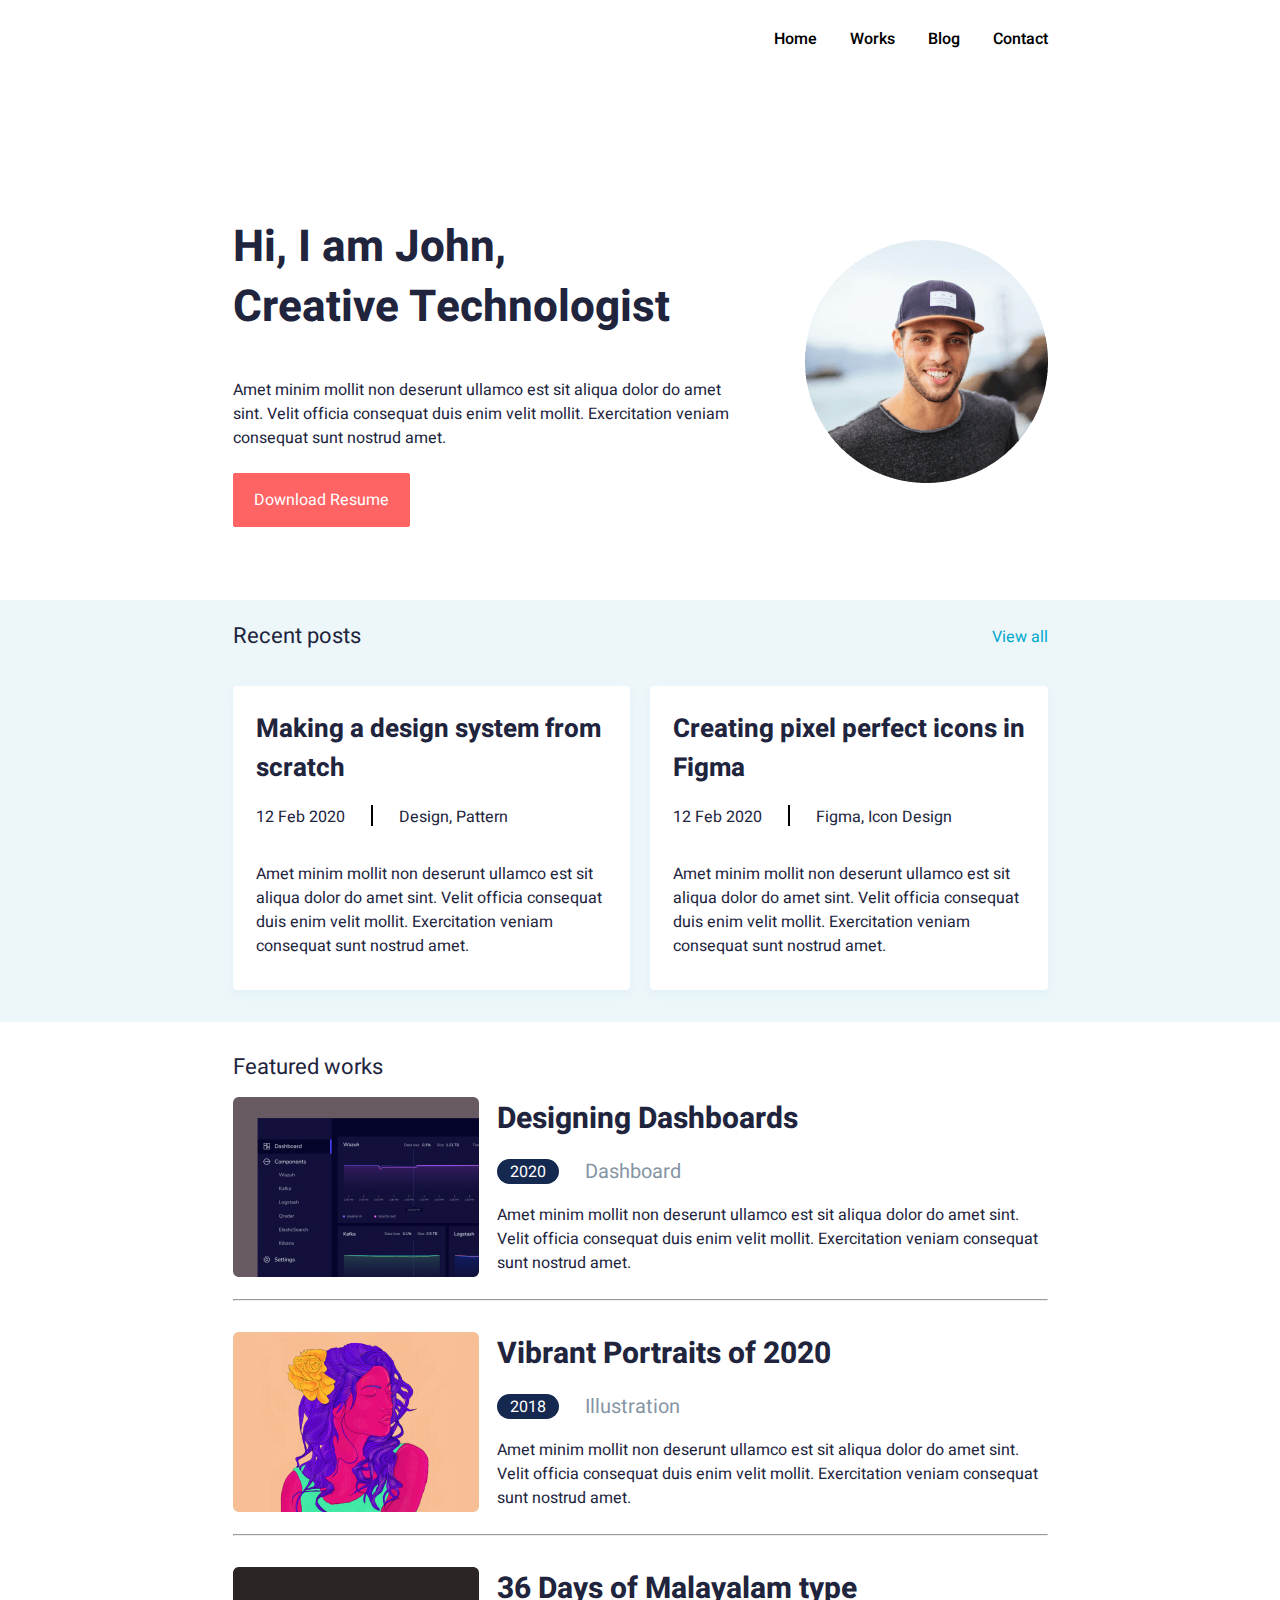
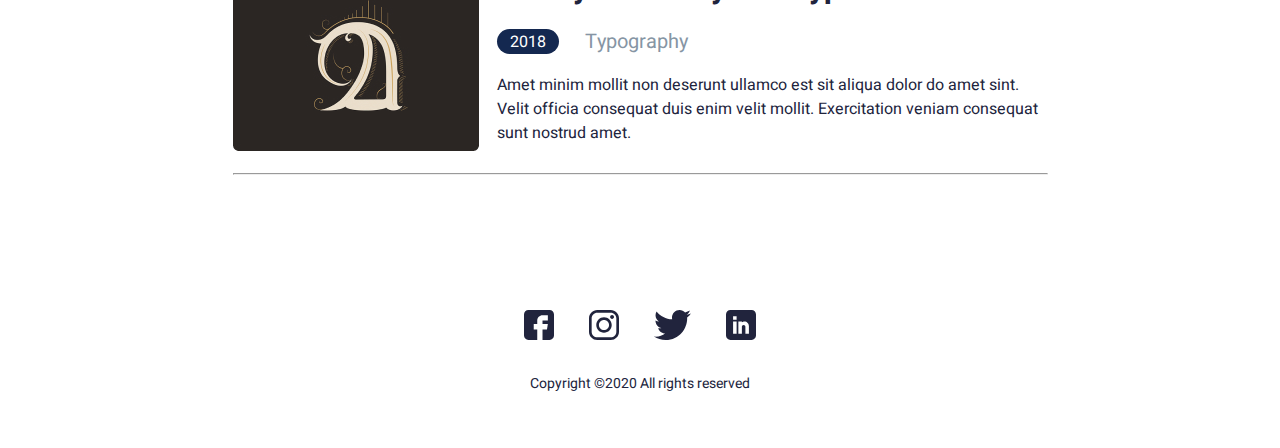
<file: index.html>
<!DOCTYPE html>
<html lang="en">
  <head>
    <meta charset="UTF-8" />
    <meta http-equiv="X-UA-Compatible" content="IE=edge" />
    <meta name="viewport" content="width=device-width, initial-scale=1.0" />
    <title>Document</title>
    <link rel="stylesheet" href="css/main.css" />
  </head>
  <body>
    <!-- HEADER  -->
    <header class="header">
      <div class="container">
        <button class="header__toggle--btn">
          <img src="./img/menu.svg" alt="" width="30" height="18" />
        </button>

        <nav class="sitenav hidden">
          <ul>
            <li>
              <a href="#">Home</a>
            </li>
            <li>
              <a href="./html/work.html">Works</a>
            </li>
            <li>
              <a href="./html/blog.html">Blog</a>
            </li>
            <li>
              <a href="#">Contact</a>
            </li>
          </ul>
        </nav>
      </div>
    </header>
    <!-- HEADER END  -->

    <!-- MAIN -->
    <main>
      <section class="hero">
        <div class="container">
          <div class="hero__info--wrapper">
            <h1>
              Hi, I am John, <br />
              Creative Technologist
            </h1>
            <p>
              Amet minim mollit non deserunt ullamco est sit aliqua dolor do
              amet sint. Velit officia consequat duis enim velit mollit.
              Exercitation veniam consequat sunt nostrud amet.
            </p>

            <a class="hero__btn" href="#">Download Resume</a>
          </div>
          <div class="hero__img--div">
            <img
              class="hero__img"
              src="./img/John.png"
              srcset="./img/John.png 1x, ./img/John@2x.png 2x"
              alt=""
            />
          </div>
        </div>
      </section>

      <section class="recents">
        <div class="container">
          <div class="recents__sub-wrapper">
            <h3>Recent posts</h3>
            <a href="">View all</a>
          </div>
          <ul class="recents__list">
            <li>
              <h2>Making a design system from scratch</h2>
              <div class="recents__wrapper">
                <p>12 Feb 2020</p>
                <span></span>
                <p>Design, Pattern</p>
              </div>
              <p>
                Amet minim mollit non deserunt ullamco est sit aliqua dolor do
                amet sint. Velit officia consequat duis enim velit mollit.
                Exercitation veniam consequat sunt nostrud amet.
              </p>
            </li>
            <li>
              <h2>Creating pixel perfect icons in Figma</h2>
              <div class="recents__wrapper">
                <p>12 Feb 2020</p>
                <span></span>
                <p>Figma, Icon Design</p>
              </div>
              <p>
                Amet minim mollit non deserunt ullamco est sit aliqua dolor do
                amet sint. Velit officia consequat duis enim velit mollit.
                Exercitation veniam consequat sunt nostrud amet.
              </p>
            </li>
          </ul>
        </div>
      </section>

      <section class="featured">
        <div class="container">
          <h4>Featured works</h4>
          <div class="featured__dash-work">
            <div class="featured__dashboard--img">
              <img src="./img/designing.jpg" alt="" />
            </div>
            <div class="featured__dashboard">
              <h2>Designing Dashboards</h2>
              <div class="featured__dashboard-number">
                <span>2020</span>
                <h5>Dashboard</h5>
              </div>
              <p>
                Amet minim mollit non deserunt ullamco est sit aliqua dolor do
                amet sint. Velit officia consequat duis enim velit mollit.
                Exercitation veniam consequat sunt nostrud amet.
              </p>
            </div>
          </div>
          <hr />

          <div class="featured__dash-work">
            <div class="featured__dashboard--img">
              <img src="./img/vibrant.jpg" alt="" />
            </div>
            <div class="featured__dashboard">
              <h2>Vibrant Portraits of 2020</h2>
              <div class="featured__dashboard-number">
                <span>2018</span>
                <h5>Illustration</h5>
              </div>
              <p>
                Amet minim mollit non deserunt ullamco est sit aliqua dolor do
                amet sint. Velit officia consequat duis enim velit mollit.
                Exercitation veniam consequat sunt nostrud amet.
              </p>
            </div>
          </div>
          <hr />

          <div class="featured__dash-work">
            <div class="featured__dashboard--img">
              <img src="./img/malayalam.jpg" alt="" />
            </div>
            <div class="featured__dashboard">
              <h2>36 Days of Malayalam type</h2>
              <div class="featured__dashboard-number">
                <span>2018</span>
                <h5>Typography</h5>
              </div>
              <p>
                Amet minim mollit non deserunt ullamco est sit aliqua dolor do
                amet sint. Velit officia consequat duis enim velit mollit.
                Exercitation veniam consequat sunt nostrud amet.
              </p>
            </div>
          </div>
          <hr />
        </div>
      </section>
    </main>
    <!-- MAIN END -->

    <!-- FOOTER -->
    <footer class="footer">
      <div class="container">
        <div class="footer__img-div">
          <a href="#">
            <img src="./img/fb.svg" alt="" />
          </a>
          <a href="#">
            <img src="./img/insta.svg" alt="" />
          </a>
          <a href="#"><img src="./img/twiter.svg" alt="" /> </a>
          <a href="#">
            <img src="./img/linkedin.svg" alt="" />
          </a>
        </div>
        <p>Copyright ©2020 All rights reserved</p>
      </div>
    </footer>
    <!-- FOOTER END -->
    <!-- JavaScript -->
    <script src="js/scripts.js" defer></script>
  </body>
</html>
</file>
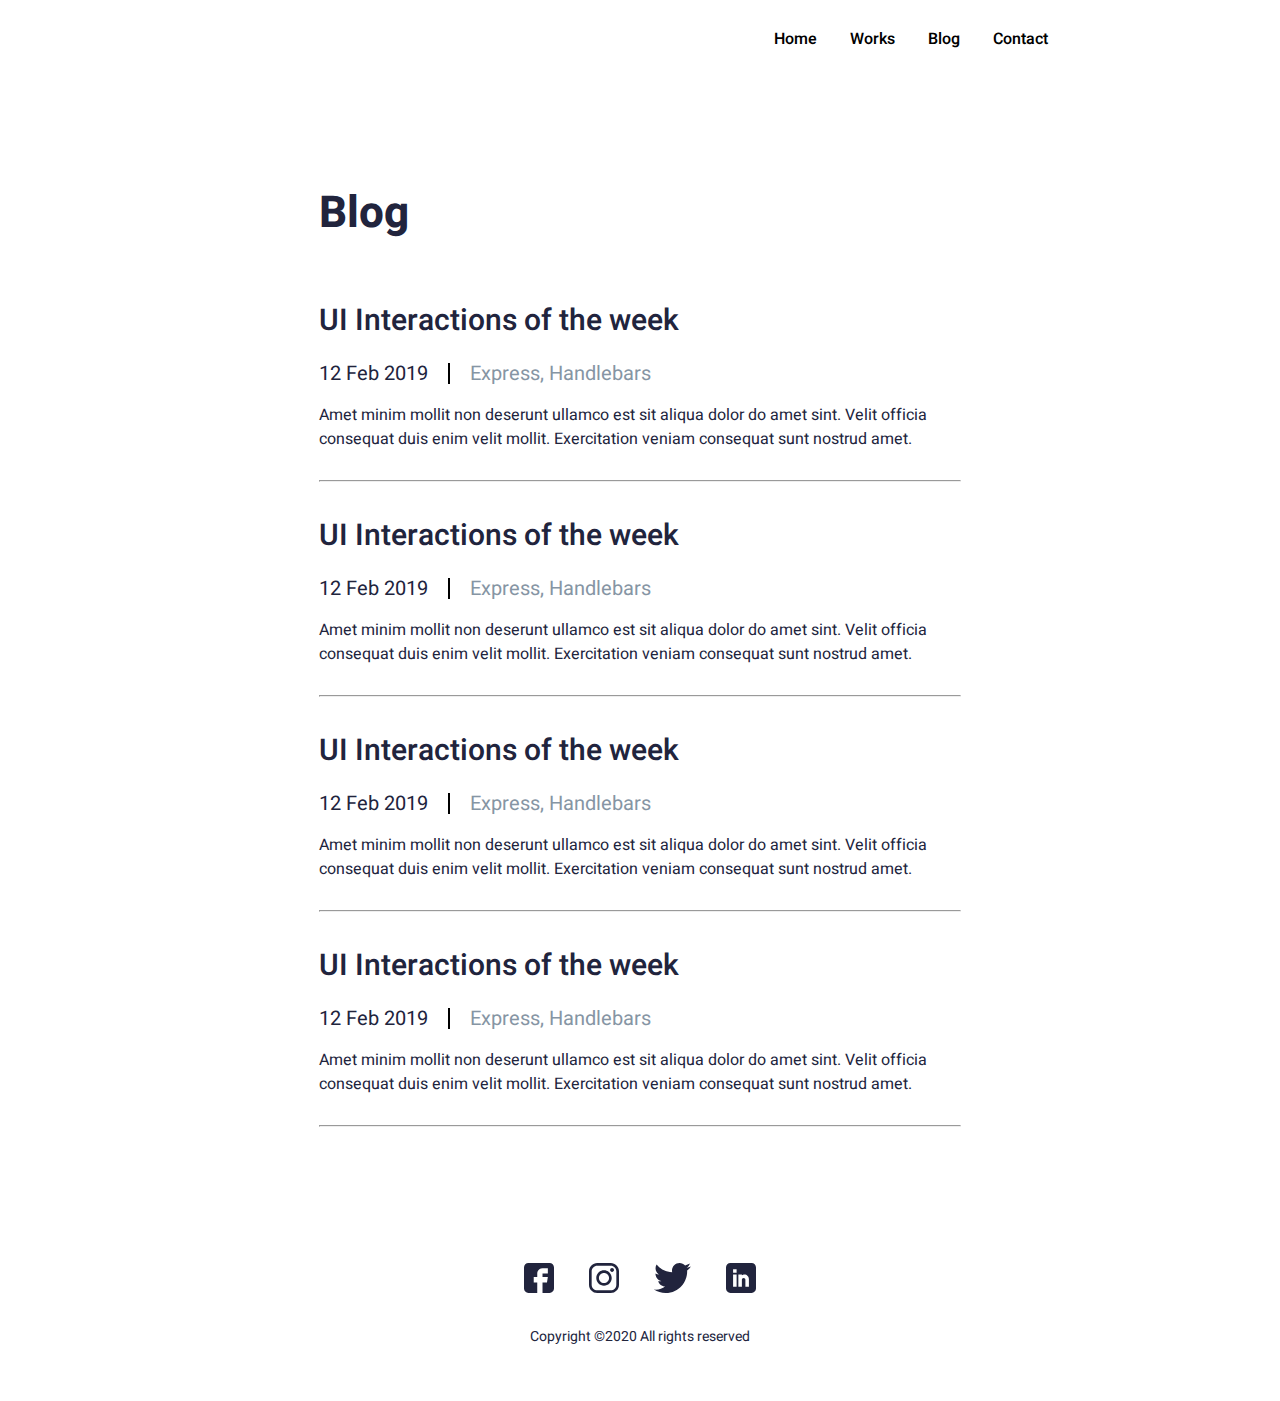
<file: html/blog.html>
<!DOCTYPE html>
<html lang="en">
  <head>
    <meta charset="UTF-8" />
    <meta http-equiv="X-UA-Compatible" content="IE=edge" />
    <meta name="viewport" content="width=device-width, initial-scale=1.0" />
    <title>Blog</title>
    <link rel="stylesheet" href="../css/main.css" />
  </head>
  <body>
    <!-- HEADER  -->
    <header class="header">
      <div class="container">
        <button class="header__toggle--btn">
          <img src="../img/menu.svg" alt="" width="30" height="18" />
        </button>

        <nav class="sitenav hidden">
          <ul>
            <li>
              <a href="../index.html">Home</a>
            </li>
            <li>
              <a href="../html/work.html">Works</a>
            </li>
            <li>
              <a href="#">Blog</a>
            </li>
            <li>
              <a href="$">Contact</a>
            </li>
          </ul>
        </nav>
      </div>
    </header>
    <!-- HEADER END  -->

    <!-- MAIN -->
    <main>
      <section class="blog">
        <div class="container">
          <div class="blog__div">
            <h1>Blog</h1>
          </div>
          <ul class="blog__list">
            <li>
              <h2>UI Interactions of the week</h2>
              <div class="blog__wrapper">
                <h6>12 Feb 2019</h6>
                <span></span>
                <p>Express, Handlebars</p>
              </div>
              <p>
                Amet minim mollit non deserunt ullamco est sit aliqua dolor do
                amet sint. Velit officia consequat duis enim velit mollit.
                Exercitation veniam consequat sunt nostrud amet.
              </p>
            </li>
            <hr />
            <li>
              <h2>UI Interactions of the week</h2>
              <div class="blog__wrapper">
                <h6>12 Feb 2019</h6>
                <span></span>
                <p>Express, Handlebars</p>
              </div>
              <p>
                Amet minim mollit non deserunt ullamco est sit aliqua dolor do
                amet sint. Velit officia consequat duis enim velit mollit.
                Exercitation veniam consequat sunt nostrud amet.
              </p>
            </li>
            <hr />
            <li>
              <h2>UI Interactions of the week</h2>
              <div class="blog__wrapper">
                <h6>12 Feb 2019</h6>
                <span></span>
                <p>Express, Handlebars</p>
              </div>
              <p>
                Amet minim mollit non deserunt ullamco est sit aliqua dolor do
                amet sint. Velit officia consequat duis enim velit mollit.
                Exercitation veniam consequat sunt nostrud amet.
              </p>
            </li>
            <hr />
            <li>
              <h2>UI Interactions of the week</h2>
              <div class="blog__wrapper">
                <h6>12 Feb 2019</h6>
                <span></span>
                <p>Express, Handlebars</p>
              </div>
              <p>
                Amet minim mollit non deserunt ullamco est sit aliqua dolor do
                amet sint. Velit officia consequat duis enim velit mollit.
                Exercitation veniam consequat sunt nostrud amet.
              </p>
            </li>
            <hr />
          </ul>
        </div>
      </section>
    </main>
    <!-- MAIN END -->

    <!-- FOOTER -->
    <footer class="footer">
      <div class="container">
        <div class="footer__img-div">
          <a href="#">
            <img src="../img/fb.svg" alt="" />
          </a>
          <a href="#">
            <img src="../img/insta.svg" alt="" />
          </a>
          <a href="#"><img src="../img/twiter.svg" alt="" /> </a>
          <a href="#">
            <img src="../img/linkedin.svg" alt="" />
          </a>
        </div>
        <p>Copyright ©2020 All rights reserved</p>
      </div>
    </footer>
    <!-- FOOTER END -->

    <!-- JavaScript -->
    <script src="../js/scripts.js" defer></script>
  </body>
</html>
</file>
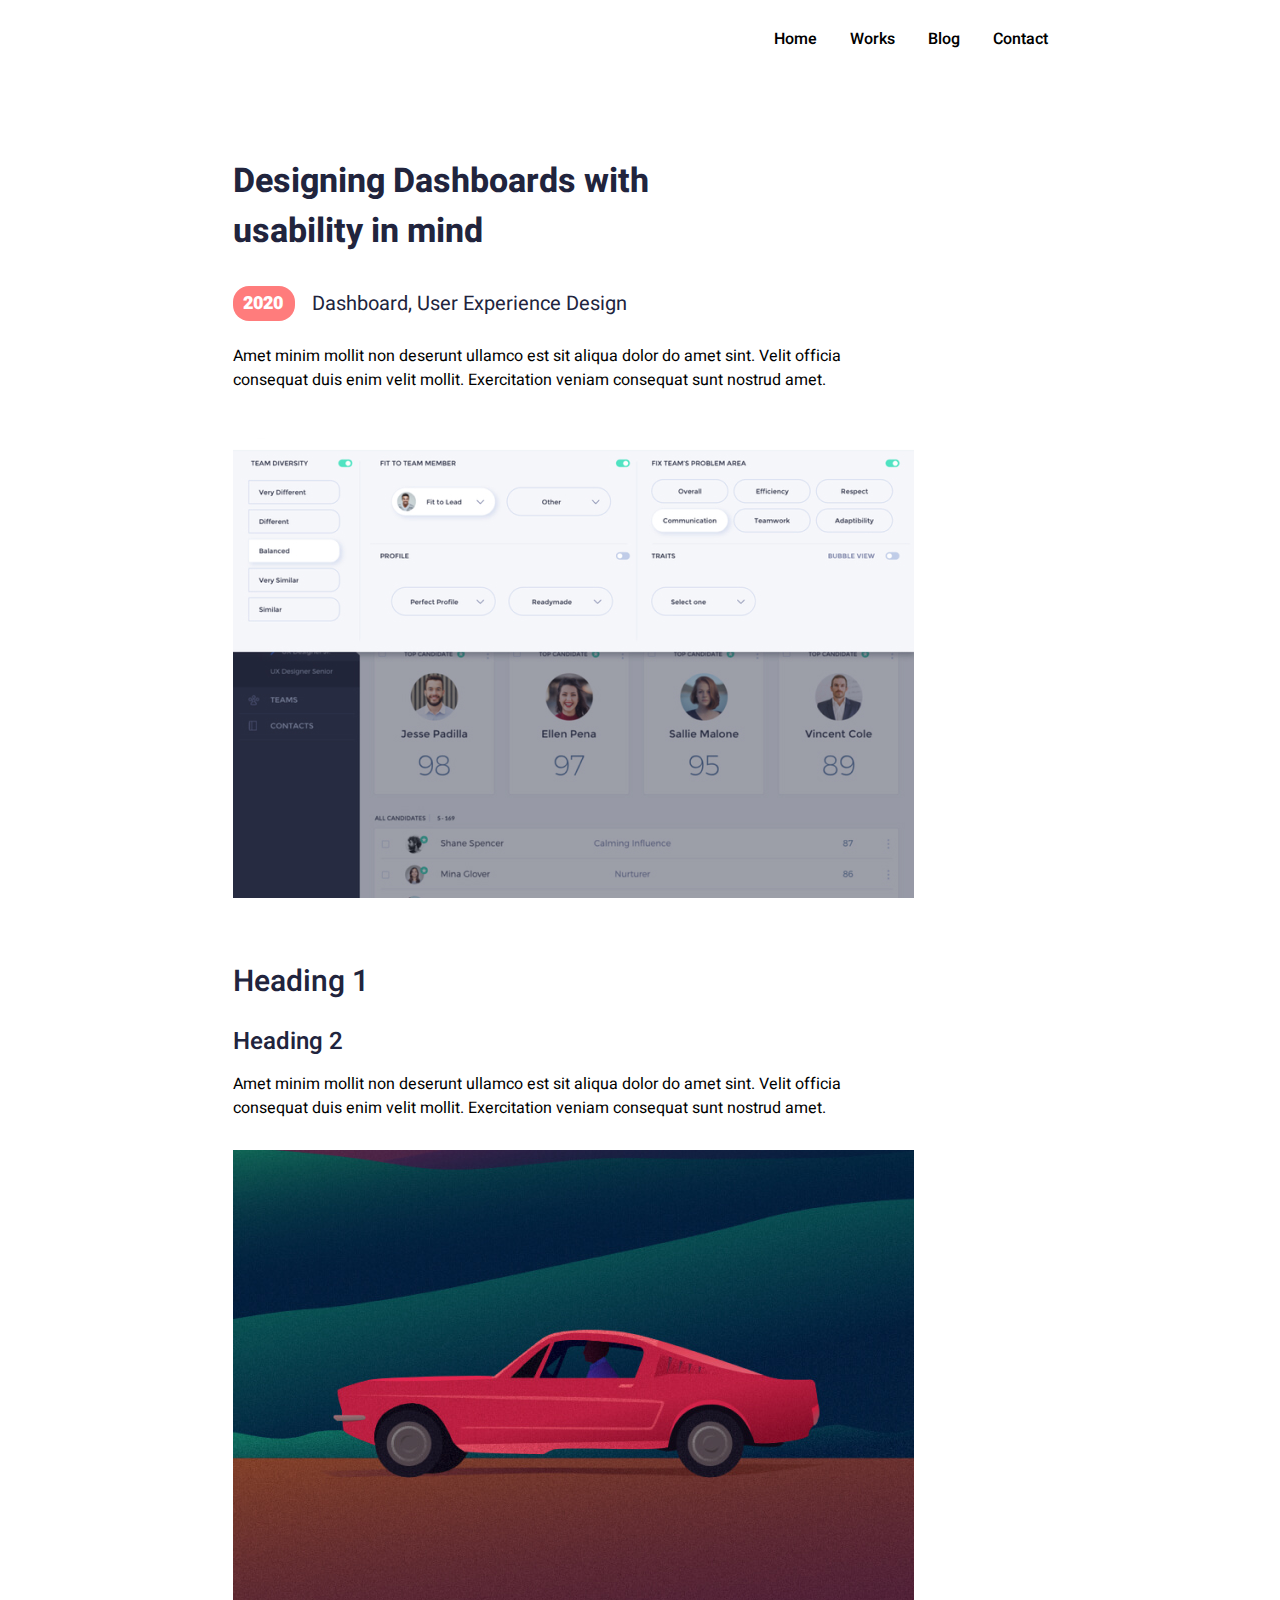
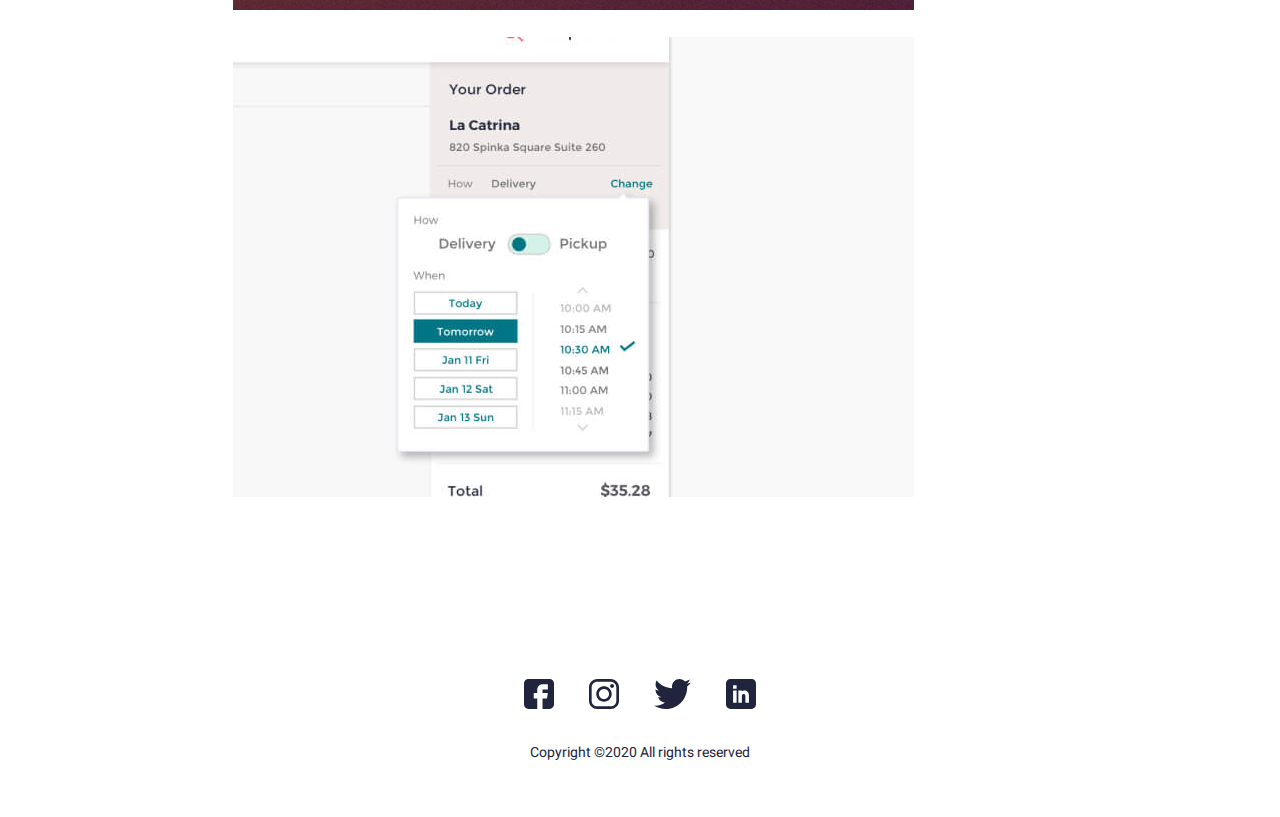
<file: html/work-detail.html>
<!DOCTYPE html>
<html lang="en">
  <head>
    <meta charset="UTF-8" />
    <meta http-equiv="X-UA-Compatible" content="IE=edge" />
    <meta name="viewport" content="width=device-width, initial-scale=1.0" />
    <title>Work Detail</title>
    <link rel="stylesheet" href="../css/main.css" />
  </head>
  <body>
    <!-- HEADER  -->
    <header class="header">
      <div class="container">
        <button class="header__toggle--btn">
          <img src="../img/menu.svg" alt="" width="30" height="18" />
        </button>

        <nav class="sitenav hidden">
          <ul>
            <li>
              <a href="../index.html">Home</a>
            </li>
            <li>
              <a href="../html/work.html">Works</a>
            </li>
            <li>
              <a href="../html/blog.html">Blog</a>
            </li>
            <li>
              <a href="$">Contact</a>
            </li>
          </ul>
        </nav>
      </div>
    </header>
    <!-- HEADER END  -->

    <!-- MAIN -->
    <main>
      <section class="mind">
        <div class="container">
          <div class="mind__design">
            <h2>Designing Dashboards with usability in mind</h2>
            <div class="mind__number">
              <span>2020</span>
              <p>Dashboard, User Experience Design</p>
            </div>
            <p>
              Amet minim mollit non deserunt ullamco est sit aliqua dolor do
              amet sint. Velit officia consequat duis enim velit mollit.
              Exercitation veniam consequat sunt nostrud amet.
            </p>
            <div class="mind__img-d">
              <img
                src="../img/experience.jpg"
                srcset="../img/experience.jpg 1x, ../img/experience@2x.jpg 2x"
                alt=""
              />
            </div>
          </div>
        </div>
      </section>

      <section class="heading">
        <div class="container">
          <h2>Heading 1</h2>
          <h3>Heading 2</h3>
          <p>
            Amet minim mollit non deserunt ullamco est sit aliqua dolor do amet
            sint. Velit officia consequat duis enim velit mollit. Exercitation
            veniam consequat sunt nostrud amet.
          </p>
          <div class="heading__img">
            <img
              src="../img/heading.jpg"
              srcset="../img/heading.jpg 1x, ../img/heading@2x.jpg 2x"
              alt=""
            />
            <img
              src="../img/heading2.jpg"
              srcset="../img/heading2.jpg 1x, ../img/heading2@2x.jpg 2x"
              alt=""
            />
          </div>
        </div>
      </section>
    </main>
    <!-- MAIN END -->

    <!-- FOOTER -->
    <footer class="footer">
      <div class="container">
        <div class="footer__img-div">
          <a href="#">
            <img src="../img/fb.svg" alt="" />
          </a>
          <a href="#">
            <img src="../img/insta.svg" alt="" />
          </a>
          <a href="#"><img src="../img/twiter.svg" alt="" /> </a>
          <a href="#">
            <img src="../img/linkedin.svg" alt="" />
          </a>
        </div>
        <p>Copyright ©2020 All rights reserved</p>
      </div>
    </footer>
    <!-- FOOTER END -->

    <!-- JavaScript -->
    <script src="../js/scripts.js" defer></script>
  </body>
</html>
</file>
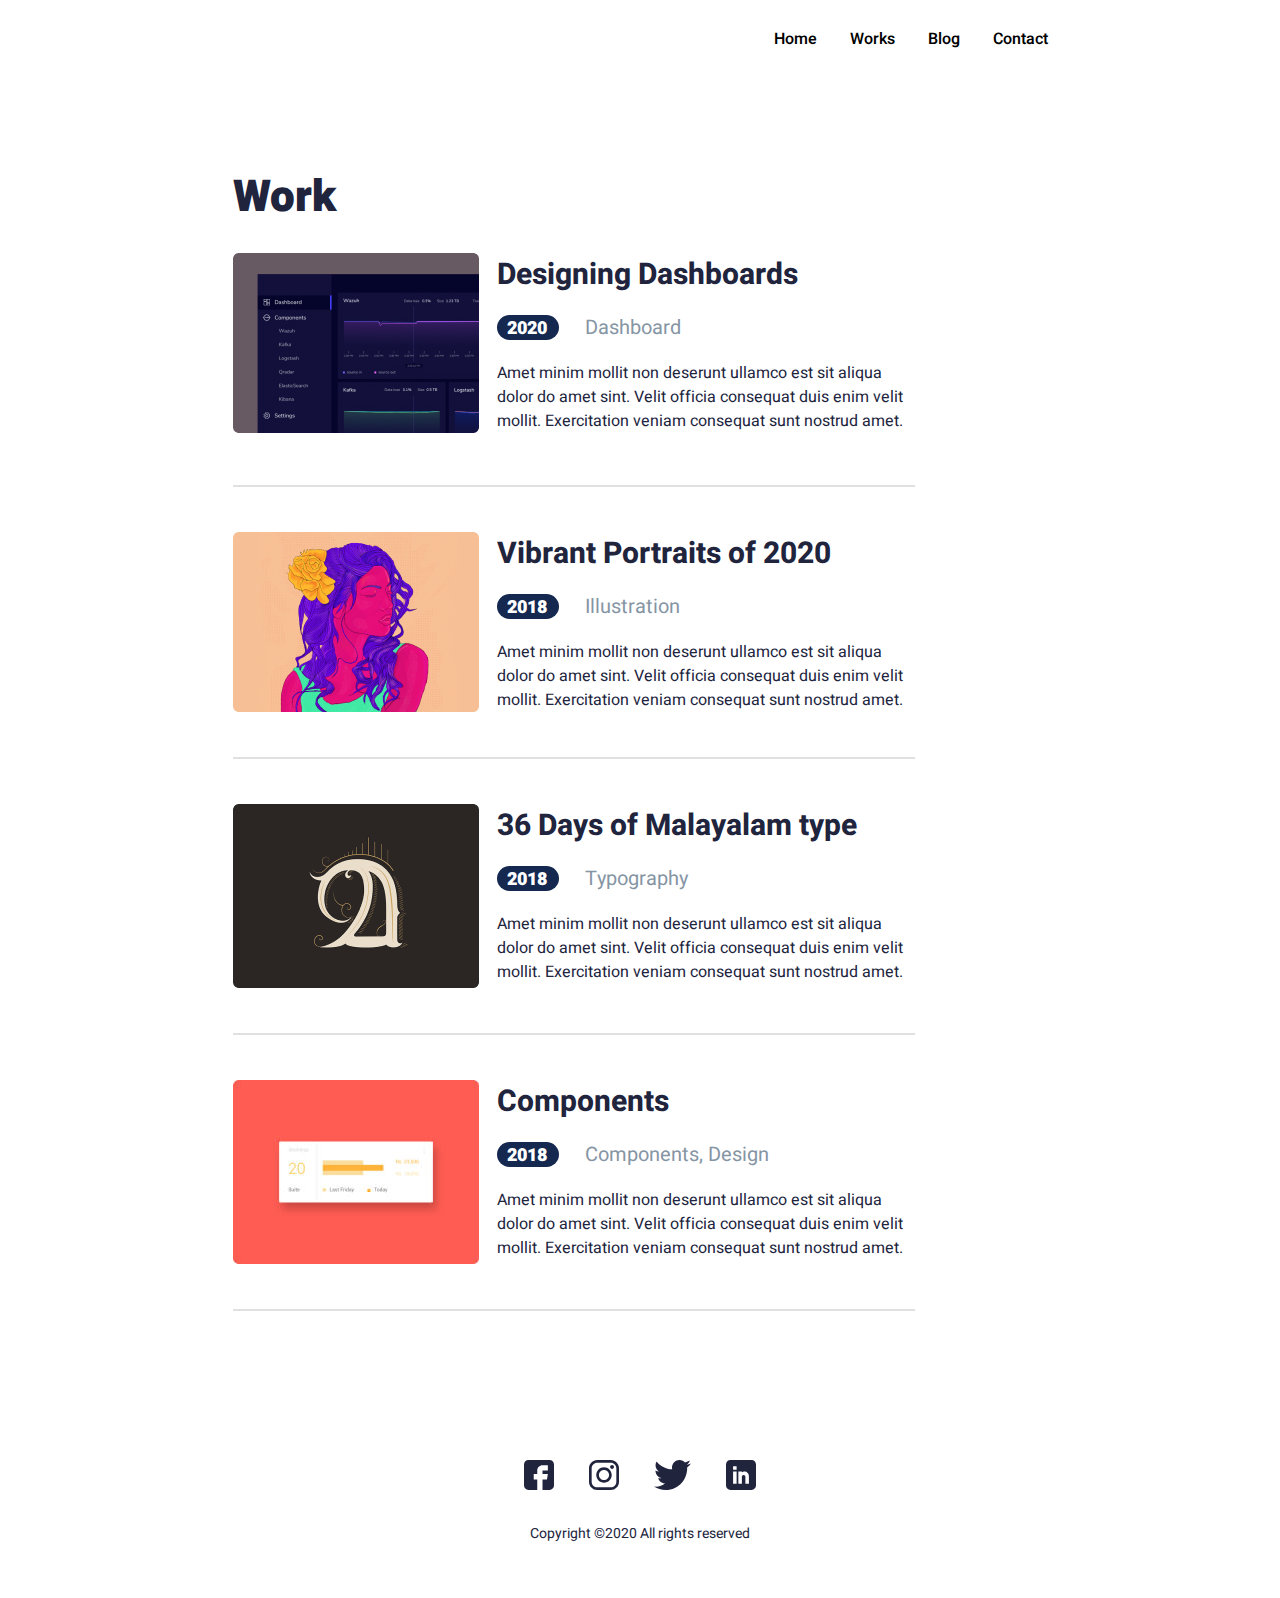
<file: html/work.html>
<!DOCTYPE html>
<html lang="en">
  <head>
    <meta charset="UTF-8" />
    <meta http-equiv="X-UA-Compatible" content="IE=edge" />
    <meta name="viewport" content="width=device-width, initial-scale=1.0" />
    <title>Work</title>
    <link rel="stylesheet" href="../css/main.css" />
  </head>
  <body>
    <!-- HEADER  -->
    <header class="header">
      <div class="container">
        <button class="header__toggle--btn">
          <img src="../img/menu.svg" alt="" width="30" height="18" />
        </button>

        <nav class="sitenav hidden">
          <ul>
            <li>
              <a href="../index.html">Home</a>
            </li>
            <li>
              <a href="#">Works</a>
            </li>
            <li>
              <a href="../html/blog.html">Blog</a>
            </li>
            <li>
              <a href="$">Contact</a>
            </li>
          </ul>
        </nav>
      </div>
    </header>
    <!-- HEADER END  -->
    <!-- MAIN -->
    <main>
      <section class="work">
        <div class="container">
          <h1>Work</h1>
          <div class="work__dash">
            <div class="work__div-img">
              <a href="../html/work-detail.html">
                <img
                  src="../img/designing.jpg"
                  srcset="../img/designing.jpg 1x, ../img/designing@2x.jpg 2x"
                  alt="Designing Dashboards"
              /></a>
            </div>
            <div class="work__designing">
              <a href="../html/work-detail.html">
                <h2>Designing Dashboards</h2></a
              >
              <div class="work__number">
                <span>2020</span>
                <p>Dashboard</p>
              </div>
              <p>
                Amet minim mollit non deserunt ullamco est sit aliqua dolor do
                amet sint. Velit officia consequat duis enim velit mollit.
                Exercitation veniam consequat sunt nostrud amet.
              </p>
            </div>
          </div>
          <div class="work__line"></div>

          <div class="work__dash work__dash-2">
            <div class="work__div-img">
              <img
                src="../img/vibrant.jpg"
                srcset="../img/vibrant.jpg 1x, ../img/vibrant@2x.jpg 2x"
                alt="Designing Dashboards"
              />
            </div>
            <div class="work__designing">
              <h2>Vibrant Portraits of 2020</h2>
              <div class="work__number">
                <span>2018</span>
                <p>Illustration</p>
              </div>
              <p>
                Amet minim mollit non deserunt ullamco est sit aliqua dolor do
                amet sint. Velit officia consequat duis enim velit mollit.
                Exercitation veniam consequat sunt nostrud amet.
              </p>
            </div>
          </div>
          <div class="work__line work__line-2"></div>

          <div class="work__dash work__dash-2">
            <div class="work__div-img">
              <img
                src="../img/malayalam.jpg"
                srcset="../img/malayalam.jpg 1x, ../img/malayalam@2x.jpg 2x"
                alt="Designing Dashboards"
              />
            </div>
            <div class="work__designing">
              <h2>36 Days of Malayalam type</h2>
              <div class="work__number">
                <span>2018</span>
                <p>Typography</p>
              </div>
              <p>
                Amet minim mollit non deserunt ullamco est sit aliqua dolor do
                amet sint. Velit officia consequat duis enim velit mollit.
                Exercitation veniam consequat sunt nostrud amet.
              </p>
            </div>
          </div>
          <div class="work__line work__line-2"></div>

          <div class="work__dash work__dash-2">
            <div class="work__div-img">
              <img
                src="../img/components.jpg"
                srcset="../img/components.jpg 1x, ../img/components@2x.jpg 2x"
                alt="Designing Dashboards"
              />
            </div>
            <div class="work__designing">
              <h2>Components</h2>
              <div class="work__number">
                <span>2018</span>
                <p>Components, Design</p>
              </div>
              <p>
                Amet minim mollit non deserunt ullamco est sit aliqua dolor do
                amet sint. Velit officia consequat duis enim velit mollit.
                Exercitation veniam consequat sunt nostrud amet.
              </p>
            </div>
          </div>
          <div class="work__line work__line-2"></div>

          <div class="work__dash work__dash-3">
            <div class="work__div-img">
              <img
                src="../img/landing-pages.jpg"
                srcset="
                  ../img/landing-pages.jpg    1x,
                  ../img/landing-pages@2x.jpg 2x
                "
                alt="Designing Dashboards"
              />
            </div>
            <div class="work__designing">
              <h2>Designing Landing pages</h2>
              <div class="work__number">
                <span>2020</span>
                <p>Website</p>
              </div>
              <p>
                Amet minim mollit non deserunt ullamco est sit aliqua dolor do
                amet sint. Velit officia consequat duis enim velit mollit.
                Exercitation veniam consequat sunt nostrud amet.
              </p>
            </div>
          </div>
          <div class="work__line work__line-3"></div>
        </div>
      </section>
    </main>
    <!--  MAIN END-->
    <!-- FOOTER -->
    <footer class="footer">
      <div class="container">
        <div class="footer__img-div">
          <a href="#">
            <img src="../img/fb.svg" alt="" />
          </a>
          <a href="#">
            <img src="../img/insta.svg" alt="" />
          </a>
          <a href="#"><img src="../img/twiter.svg" alt="" /> </a>
          <a href="#">
            <img src="../img/linkedin.svg" alt="" />
          </a>
        </div>
        <p>Copyright ©2020 All rights reserved</p>
      </div>
    </footer>
    <!-- FOOTER END -->

    <!-- JavaScript -->
    <script src="../js/scripts.js" defer></script>
  </body>
</html>
</file>
<file: css/main.css>
/*! normalize.css v8.0.1 | MIT License | github.com/necolas/normalize.css */html{line-height:1.15;-webkit-text-size-adjust:100%}body{margin:0}main{display:block}h1{font-size:2em}hr{box-sizing:content-box;height:0;overflow:visible}pre{font-family:monospace,monospace;font-size:1em}a{background-color:rgba(0,0,0,0)}abbr[title]{border-bottom:none;text-decoration:underline;text-decoration:underline dotted}b,strong{font-weight:bolder}code,kbd,samp{font-family:monospace,monospace;font-size:1em}small{font-size:80%}sub,sup{font-size:75%;line-height:0;position:relative;vertical-align:baseline}sub{bottom:-0.25em}sup{top:-0.5em}img{border-style:none}button,input,optgroup,select,textarea{font-family:inherit;font-size:100%;line-height:1.15;margin:0}button,input{overflow:visible}button,select{text-transform:none}button,[type=button],[type=reset],[type=submit]{-webkit-appearance:button}button::-moz-focus-inner,[type=button]::-moz-focus-inner,[type=reset]::-moz-focus-inner,[type=submit]::-moz-focus-inner{border-style:none;padding:0}button:-moz-focusring,[type=button]:-moz-focusring,[type=reset]:-moz-focusring,[type=submit]:-moz-focusring{outline:1px dotted ButtonText}fieldset{padding:.35em .75em .625em}legend{box-sizing:border-box;color:inherit;display:table;max-width:100%;padding:0;white-space:normal}progress{vertical-align:baseline}textarea{overflow:auto}[type=checkbox],[type=radio]{box-sizing:border-box;padding:0}[type=number]::-webkit-inner-spin-button,[type=number]::-webkit-outer-spin-button{height:auto}[type=search]{-webkit-appearance:textfield;outline-offset:-2px}[type=search]::-webkit-search-decoration{-webkit-appearance:none}::-webkit-file-upload-button{-webkit-appearance:button;font:inherit}details{display:block}summary{display:list-item}template{display:none}[hidden]{display:none}*{margin:0;padding:0;box-sizing:border-box}html{height:100%;scroll-behavior:smooth}ul{list-style:none}a{text-decoration:none}body{background-color:#fff;display:flex;flex-direction:column;height:100%}.container{width:100%;max-width:855px;margin-left:auto;margin-right:auto;padding:0 2rem}@media screen and (max-width: 768px){.container{padding:0 1.5rem}}@media screen and (max-width: 768px){.container{padding:0 1rem}}main{flex-grow:1}button{border:0;cursor:pointer}input{outline:none;background-color:rgba(0,0,0,0)}@font-face{font-family:"Heebo";src:url("/fonts/Heebo-Regular.woff2") format("woff2"),url("/fonts/Heebo-Regular.woff") format("woff");font-weight:normal;font-style:normal;font-display:swap}@font-face{font-family:"Heebo";src:url("/fonts/Heebo-Medium.woff2") format("woff2"),url("/fonts/Heebo-Medium.woff") format("woff");font-weight:500;font-style:normal;font-display:swap}@font-face{font-family:"Heebo";src:url("/fonts/Heebo-Bold.woff2") format("woff2"),url("/fonts/Heebo-Bold.woff") format("woff");font-weight:bold;font-style:normal;font-display:swap}@font-face{font-family:"Heebo";src:url("/fonts/Heebo-Black.woff2") format("woff2"),url("/fonts/Heebo-Black.woff") format("woff");font-weight:900;font-style:normal;font-display:swap}html{font-size:62.5%}body{font-family:"Heebo","Arial",sans-serif;font-size:1.6rem;line-height:1.5;color:#21243d;font-weight:400}h1{font-size:4.4rem;line-height:1.36;font-weight:700;color:#21243d}@media screen and (max-width: 375px){h1{font-size:3.2rem}}h2{font-size:2.6rem;line-height:1.5;font-weight:700}@media screen and (max-width: 375px){h2{font-size:2.2rem}}@media screen and (max-width: 375px){.hidden{display:none}}.header{padding:2.7rem 0}.header .container{display:flex;align-items:center;justify-content:flex-end}.header__toggle--btn{display:none}@media screen and (max-width: 375px){.header__toggle--btn{display:block;background-color:#fff}}nav ul{display:flex;gap:3.3rem}nav ul a{font-weight:500;color:#000;line-height:1.45}nav ul a:hover{color:#ff6464}@media screen and (max-width: 375px){nav{position:absolute;top:5rem;width:100%;background-color:#fff;height:100%}nav ul{flex-direction:column;text-align:center;gap:2rem}nav ul a{font-size:2.5rem}}.footer{padding:5.1rem 0 5.4rem;margin-top:5.3rem}@media screen and (max-width: 768px){.footer{padding:4rem 0}}.footer .container{display:flex;flex-direction:column;align-items:center}.footer__img-div{display:flex;gap:3.5rem}.footer p{margin-top:2.6rem;font-family:"Heebo","Arial",sans-serif;font-style:normal;font-weight:400;font-size:1.4rem;line-height:2.1rem;text-align:center;color:#21243d}.hero{padding:14rem 0 8.8rem}.hero .container{display:flex;justify-content:space-between;align-items:center}@media screen and (max-width: 375px){.hero .container{display:flex;flex-direction:column-reverse}}@media screen and (max-width: 768px){.hero .container{display:flex;flex-direction:column-reverse}}.hero__info--wrapper{width:100%;max-width:497px}@media screen and (max-width: 375px){.hero__info--wrapper{text-align:center;max-width:32.8rem;padding:0 3.2rem}}@media screen and (max-width: 768px){.hero__info--wrapper{text-align:center}}@media screen and (max-width: 510px){.hero__info--wrapper{line-height:1.25;padding:0 3.2rem}}.hero h1{margin-bottom:4rem}.hero p{margin-bottom:3.8rem}@media screen and (max-width: 375px){.hero p{font-family:"Heebo";font-style:normal;font-weight:400;font-size:16px;line-height:24px;text-align:center}}.hero__btn{background-color:#ff6464;color:#fff;padding:1.5rem 2.1rem;max-width:20.8rem;border-radius:2px}@media screen and (max-width: 510px){.hero__btn{font-family:"Heebo","Arial",sans-serif;font-style:normal;font-weight:500;font-size:20px;line-height:29px}}@media screen and (max-width: 375px){.hero__btn{max-width:20.8rem;font-size:2rem}}.hero__img{max-width:243px}@media screen and (max-width: 375px){.hero__img{width:17rem;font-size:3.2rem;line-height:1.25}}.recents{background-color:#edf7fa;padding:.7rem 0 3.2rem}.recents__sub-wrapper{display:flex;justify-content:space-between;align-items:center;margin-bottom:2rem}@media screen and (max-width: 768px){.recents__sub-wrapper{padding:0 15rem}}@media screen and (max-width: 510px){.recents__sub-wrapper{padding:0 10rem}}.recents__sub-wrapper h3{font-size:2.2rem;line-height:2.7;font-weight:400}.recents__sub-wrapper a{color:#00a8cc;font-size:1.6rem;font-weight:400;line-height:1.5}@media screen and (max-width: 510px){.recents__sub-wrapper a{display:none}}.recents__list{display:flex;gap:20px}@media screen and (max-width: 768px){.recents__list{display:flex;flex-direction:column-reverse;align-items:center}}.recents__list li{background-color:#fff;max-width:41.8rem;padding:2.4rem 2.1rem 1rem 2.3rem;box-shadow:0px 4px 10px rgba(187,225,250,.25);border-radius:4px}.recents__list li h2{max-width:37.4rem;font-weight:700;line-height:1.5;margin-bottom:1.7rem}.recents__list li p{max-width:36.8rem;margin-bottom:2.2rem;font-family:"Heebo","Arial",sans-serif;font-style:normal;font-weight:400;line-height:1.5;font-size:1.6rem}.recents__wrapper{display:flex;gap:26px;margin-bottom:1.1rem}.recents__wrapper p{font-size:1.8rem;font-weight:400;font-family:"Heebo","Arial",sans-serif}.recents__wrapper span{width:0;height:2.1rem;background-color:#000;border:1px solid #000}.featured{background-color:#fff;padding-top:1.5rem}.featured h4{font-family:"Heebo","Arial",sans-serif;font-style:normal;font-weight:400;font-size:2.2rem;line-height:6rem}@media screen and (max-width: 510px){.featured h4{padding:0 10rem;font-size:1.8rem}}@media screen and (max-width: 375px){.featured h4{padding:0 5rem}}.featured__dash-work{display:flex;margin-bottom:1.5rem;gap:1.8rem}@media screen and (max-width: 510px){.featured__dash-work{display:flex;flex-direction:column;align-items:center}}.featured__dashboard--img{max-width:24.6rem}@media screen and (max-width: 510px){.featured__dashboard--img{max-width:33.9rem}}.featured__dashboard h2{font-family:"Heebo","Arial",sans-serif;font-style:normal;font-weight:700;font-size:3rem;line-height:4.4rem;color:#21243d;margin-bottom:1.6rem}.featured__dashboard p{font-family:"Heebo";font-style:normal;font-weight:400;font-size:1.6rem;line-height:2.4rem;color:#21243d}.featured__dashboard-number{display:flex;align-items:center;gap:2.6rem;margin-bottom:1.7rem}.featured__dashboard-number span{background:#142850;border-radius:1.6rem;color:#fff;width:6.2rem;height:2.5rem;padding:.1rem 1.3rem}.featured__dashboard-number h5{font-family:"Heebo","Arial",sans-serif;font-style:normal;font-weight:400;font-size:2rem;line-height:2.9rem;color:#8695a4}.featured hr{margin-bottom:3.1rem}.blog .container{max-width:68.2rem}.blog h1{font-family:"Heebo","Arial",sans-serif;font-style:normal;font-weight:700;font-size:4.4rem;line-height:6rem;color:#21243d;margin:10.6rem 0 5.5rem}.blog__list h2{font-family:"Heebo","Arial",sans-serif;font-style:normal;font-weight:500;font-size:3rem;line-height:4.4rem;color:#21243d;margin-bottom:1.6rem}.blog__list p{font-family:"Heebo","Arial",sans-serif;font-style:normal;font-weight:400;font-size:1.6rem;line-height:2.4rem;color:#21243d;margin-bottom:2.9rem}.blog__list hr{margin-bottom:3.2rem}.blog__wrapper{display:flex;align-items:center;margin-bottom:1.5rem;gap:2rem}.blog__wrapper h6{font-family:"Heebo","Arial",sans-serif;font-style:normal;font-weight:400;font-size:2rem;line-height:2.9rem;color:#21243d}.blog__wrapper span{width:0;height:2.1rem;border:1px solid #000;background-color:#000}.blog__wrapper p{font-family:"Heebo","Arial",sans-serif;font-style:normal;font-weight:400;font-size:2rem;line-height:2.9rem;color:#8695a4;margin:0}.mind{margin-top:7.8rem}.mind__design{margin-bottom:5.4rem}.mind__design h2{max-width:50.6rem;font-family:"Heebo","Arial",sans-serif;font-style:normal;font-weight:700;font-size:3.4rem;line-height:5rem;color:#21243d;margin-bottom:3rem}.mind__design p{max-width:68.1rem;font-family:"Heebo","Arial",sans-serif;font-style:normal;font-weight:400;font-size:1.6rem;line-height:2.4rem;color:#000;margin-bottom:4.6rem}.mind__img-d{display:flex;flex-direction:column}.mind__img-d img{max-width:68.1rem}.mind__number{display:flex;gap:1.7rem;align-items:center;margin-bottom:2.3rem}.mind__number span{display:flex;width:6.2rem;padding:.4rem 1rem;background:#ff7c7c;border-radius:1.6rem;font-family:"Heebo","Arial",sans-serif;font-weight:900;font-size:1.8rem;align-items:center;color:#fff}.mind__number p{font-family:"Heebo","Arial",sans-serif;font-style:normal;font-weight:400;font-size:2rem;line-height:2.9rem;color:#21243d;margin:0}.heading{margin-bottom:7.8rem}.heading .container h2{font-family:"Heebo","Arial",sans-serif;font-style:normal;font-weight:500;font-size:3rem;line-height:6rem;color:#21243d}.heading .container h3{font-family:"Heebo","Arial",sans-serif;font-style:normal;font-weight:500;font-size:2.4rem;line-height:6rem;color:#21243d}.heading .container p{max-width:67.7rem;font-family:"Heebo","Arial",sans-serif;font-style:normal;font-weight:400;font-size:1.6rem;line-height:2.4rem;color:#000;margin-bottom:3rem}.heading__img{display:flex;flex-direction:column;gap:2.7rem}.heading__img img{max-width:68.1rem}.work{margin-top:9rem}.work h1{font-family:"Heebo","Arial",sans-serif;font-style:normal;font-weight:900;font-size:4.4rem;line-height:6rem;color:#21243d;margin-bottom:2.5rem}@media screen and (max-width: 768px){.work h1{font-style:normal;font-weight:700;font-size:3rem;padding:0 10rem}}@media screen and (max-width: 375px){.work h1{padding:0 5rem}}.work__dash{display:flex}@media screen and (max-width: 768px){.work__dash{display:flex;flex-direction:column;align-items:center}}@media screen and (max-width: 375px){.work__dash{align-items:flex-start}}.work__div-img{max-width:24.6rem;margin-right:1.8rem;display:flex}@media screen and (max-width: 375px){.work__div-img{margin-right:0}}@media screen and (max-width: 375px){.work__div-img img{max-width:34rem;height:23rem;display:flex}}.work__designing{max-width:41.8rem}@media screen and (max-width: 768px){.work__designing{margin-left:10rem}}@media screen and (max-width: 768px)and (max-width: 510px){.work__designing{margin-left:7rem}}@media screen and (max-width: 768px)and (max-width: 375px){.work__designing{margin-left:0}}.work__designing h2{font-family:"Heebo","Arial",sans-serif;font-style:normal;font-weight:700;font-size:3rem;line-height:4.4rem;color:#21243d;margin-bottom:1.6rem}@media screen and (max-width: 375px){.work__designing h2{font-family:"Heebo","Arial",sans-serif;font-style:normal;font-weight:700;font-size:2.4rem;line-height:3rem}}.work__designing h2 p{font-family:"Heebo","Arial",sans-serif;font-style:normal;font-weight:400;font-size:1.6rem;line-height:2.4rem;color:#21243d}.work__number{display:flex;align-items:center;gap:2.6rem;margin-bottom:1.9rem}.work__number span{background:#142850;border-radius:1.6rem;width:6.2rem;height:2.5rem;font-family:"Heebo","Arial",sans-serif;font-style:normal;font-weight:900;font-size:1.8rem;color:#fff;padding:0 1rem}.work__number p{font-family:"Heebo","Arial",sans-serif;font-style:normal;font-weight:400;font-size:2rem;line-height:2.9rem;color:#8695a4}.work__line{max-width:68.2rem;margin:4.5rem 0;border:1px solid #e0e0e0;background-color:#e0e0e0}@media screen and (max-width: 375px){.work__dash-2{display:none}}.work__dash-3{display:none}@media screen and (max-width: 375px){.work__dash-3{display:block}}@media screen and (max-width: 375px){.work__line-2{display:none}}.work__line-3{display:none}/*# sourceMappingURL=main.css.map */
</file>
